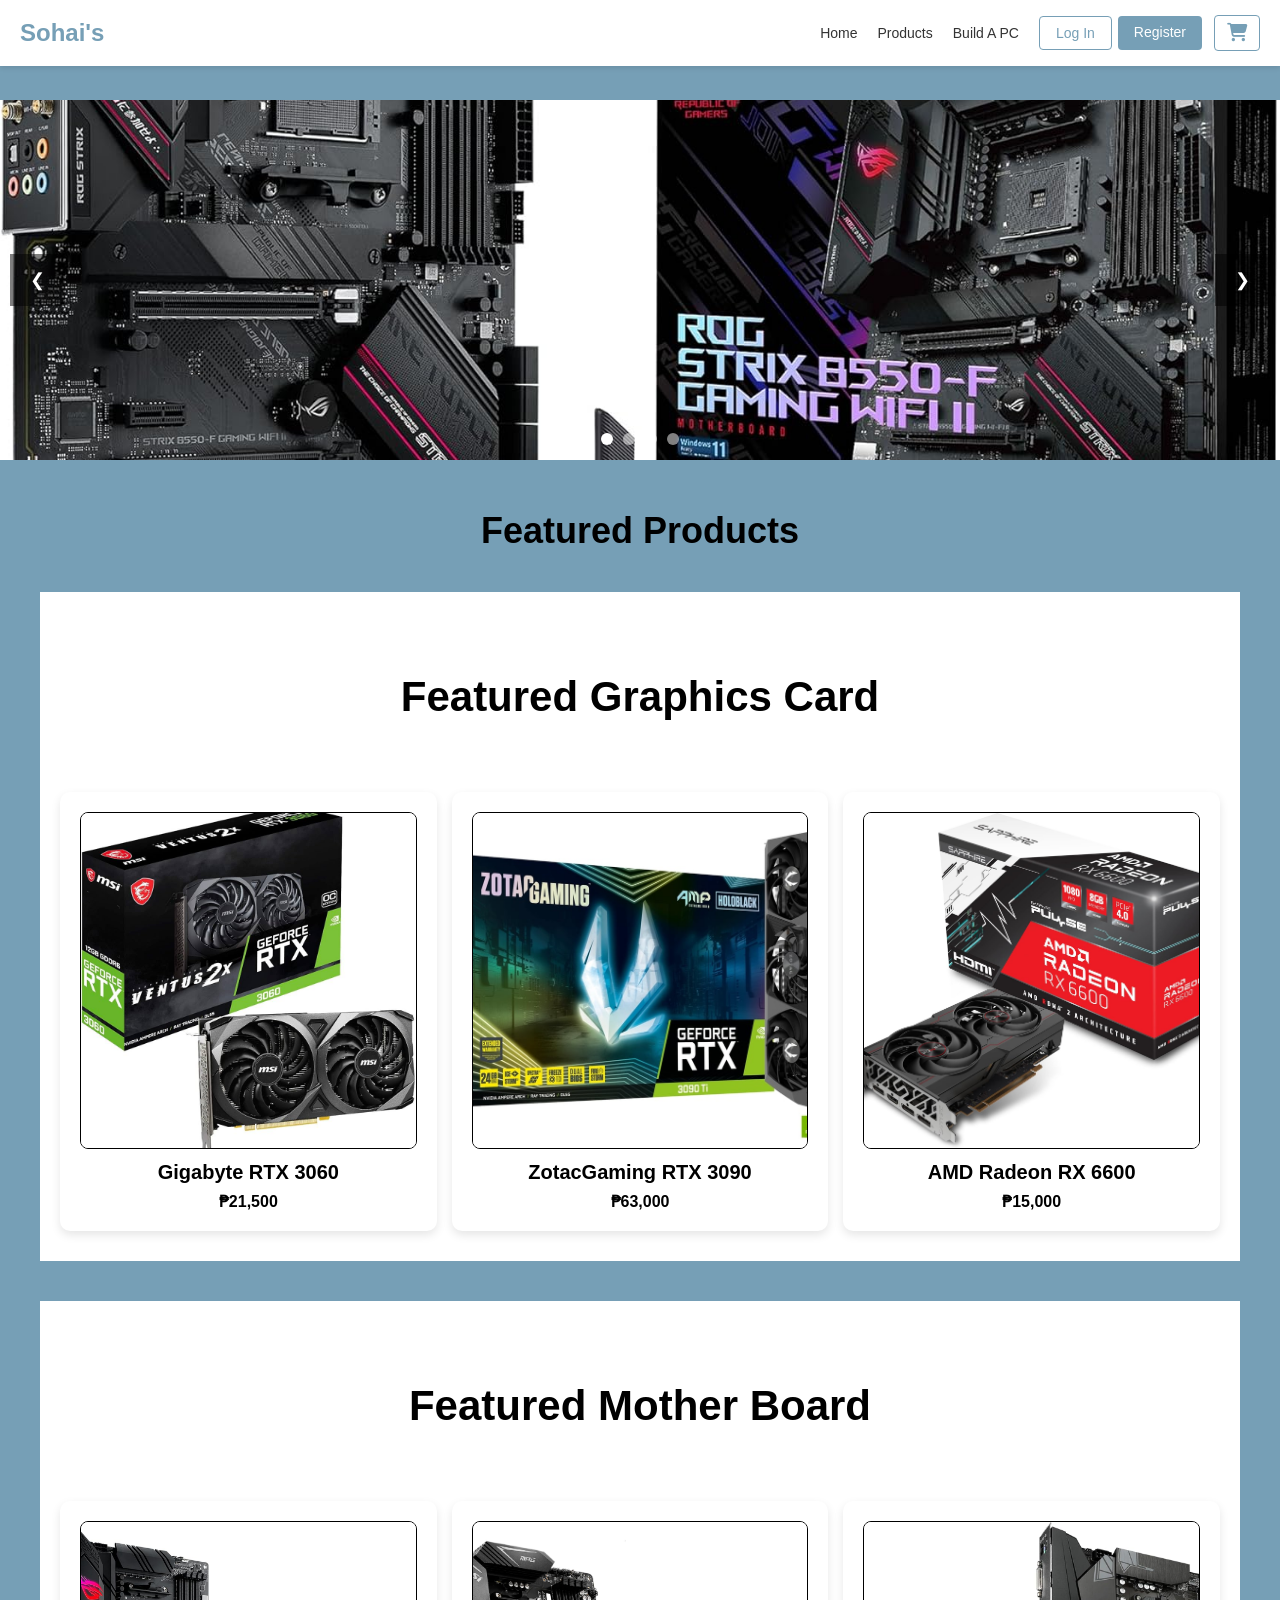
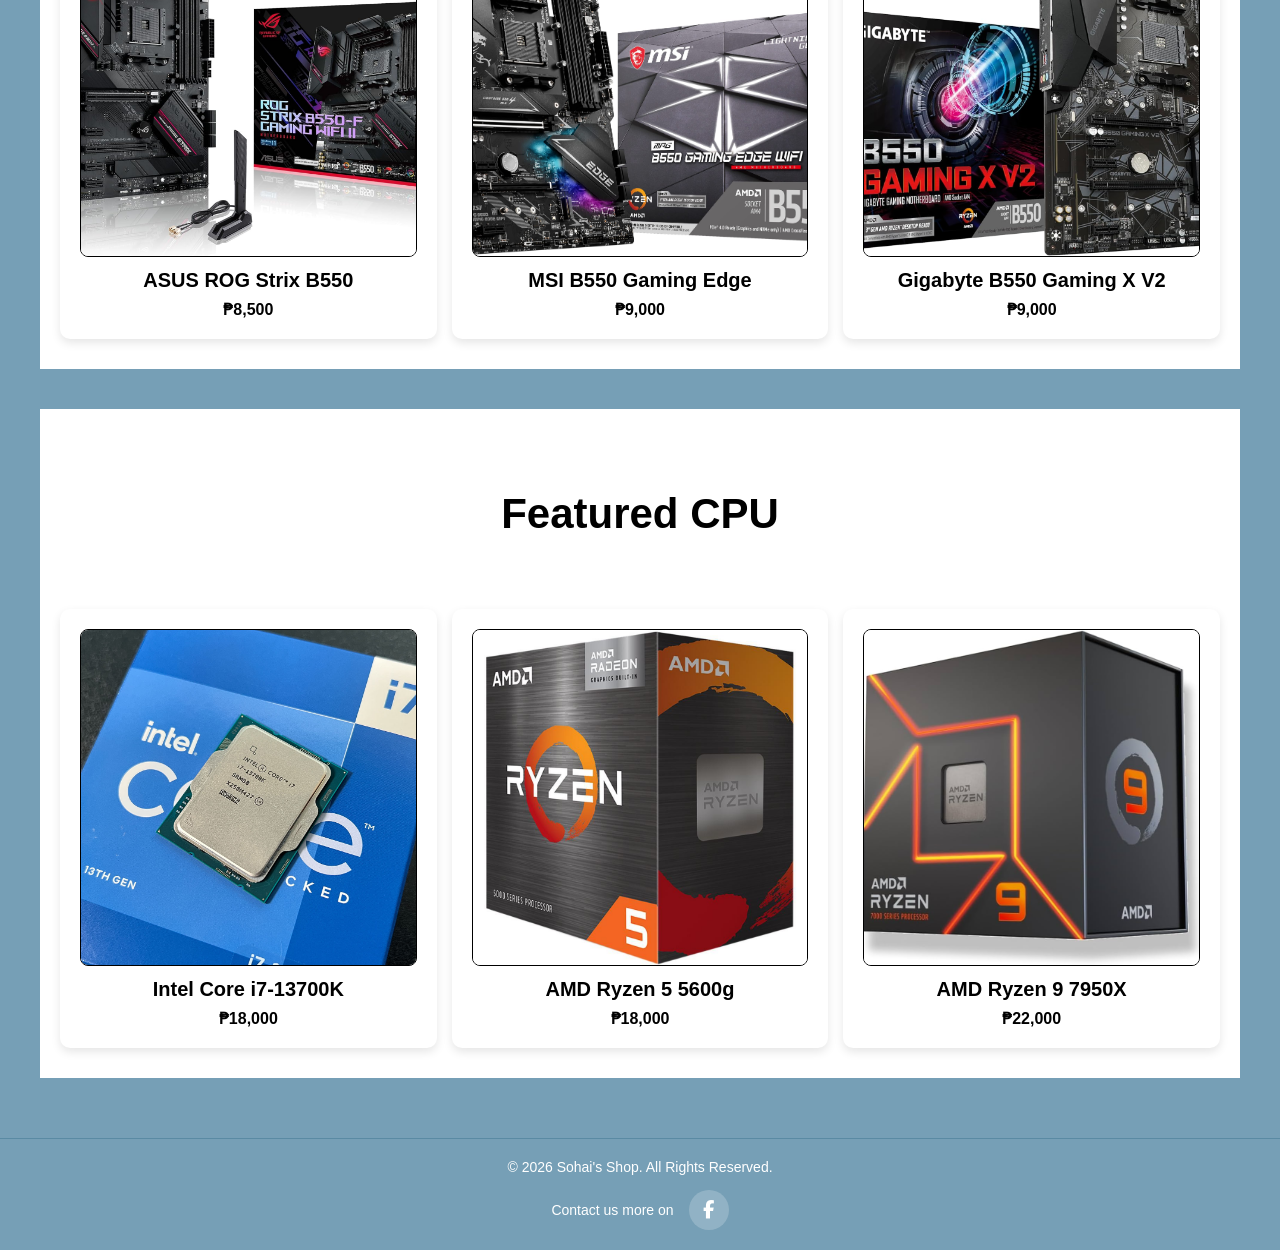
<file: index.html>
<!DOCTYPE html>
<html lang="en">

<head>
    <meta charset="UTF-8">
    <meta name="viewport" content="width=device-width, initial-scale=1.0">
    <title>Sohai's Shop</title>
    <link rel="stylesheet" href="assets/stylesheet/style.css">
    <link rel="stylesheet" href="https://cdnjs.cloudflare.com/ajax/libs/font-awesome/6.4.0/css/all.min.css">

</head>

<body>
    <div id="header-container"></div>

    <div class="carousel-container">
        <div class="carousel-slide">
            <div class="carousel-item active">
                <img src="assets/images/ASUS ROG Strix B550.jpg" alt="Slide 1">
            </div>
            <div class="carousel-item">
                <img src="assets/images/Gigabyte B550.jpg" alt="Slide 2">
            </div>
            <div class="carousel-item">
                <img src="assets/images/MSI B550 Gaming Edge.jpg" alt="Slide 3">
            </div>
            <div class="carousel-item">
                <img src="assets/images/Intel Core i7-13700K.jpg" alt="Slide 4">
            </div>
        </div>
        <button class="carousel-btn prev">❮</button>
        <button class="carousel-btn next">❯</button>
        <div class="carousel-dots">
            <span class="dot active" data-index="0"></span>
            <span class="dot" data-index="1"></span>
            <span class="dot" data-index="2"></span>
            <span class="dot" data-index="3"></span>
        </div>
    </div>
    <div class="featured-section">
        <h1>Featured Products</h1>

        <div class="featured-graphics-section">
            <div class="graphics-header">
                <h2>Featured Graphics Card</h2>
            </div>
            <div class="graphics-products-container">
                <div class="graphics-products">
                    <div id="graphics-product-list"></div>
                </div>
            </div>
        </div>

        <div class="featured-graphics-section">
            <div class="graphics-header">
                <h2>Featured Mother Board</h2>
            </div>
            <div class="graphics-products-container">
                <div class="graphics-products">
                    <div id="motherboard-product-list"></div>
                </div>
            </div>
        </div>

        <div class="featured-graphics-section">
            <div class="graphics-header">
                <h2>Featured CPU</h2>
            </div>
            <div class="graphics-products-container">
                <div class="graphics-products">
                    <div id="cpu-product-list"></div>
                </div>
            </div>
        </div>
    </div>
    <footer class="site-footer">
        <p>&copy; 2026 Sohai's Shop. All Rights Reserved.</p>
        <div class="footer-social">
            <p class="contact-text">Contact us more on</p>
            <a href="https://www.facebook.com/sohaicomputer" target="_blank" class="social-icon facebook-icon">
                <i class="fab fa-facebook-f"></i>
            </a>
        </div>
    </footer>


    <script src="assets/script/auth.js"></script>
    <script src="assets/script/load-header.js"></script>
    <script src="assets/script/cart.js"></script>
    <script src="assets/script/carousel.js"></script>
    <script src="assets/script/card.js"></script>
</body>

</html>
</file>
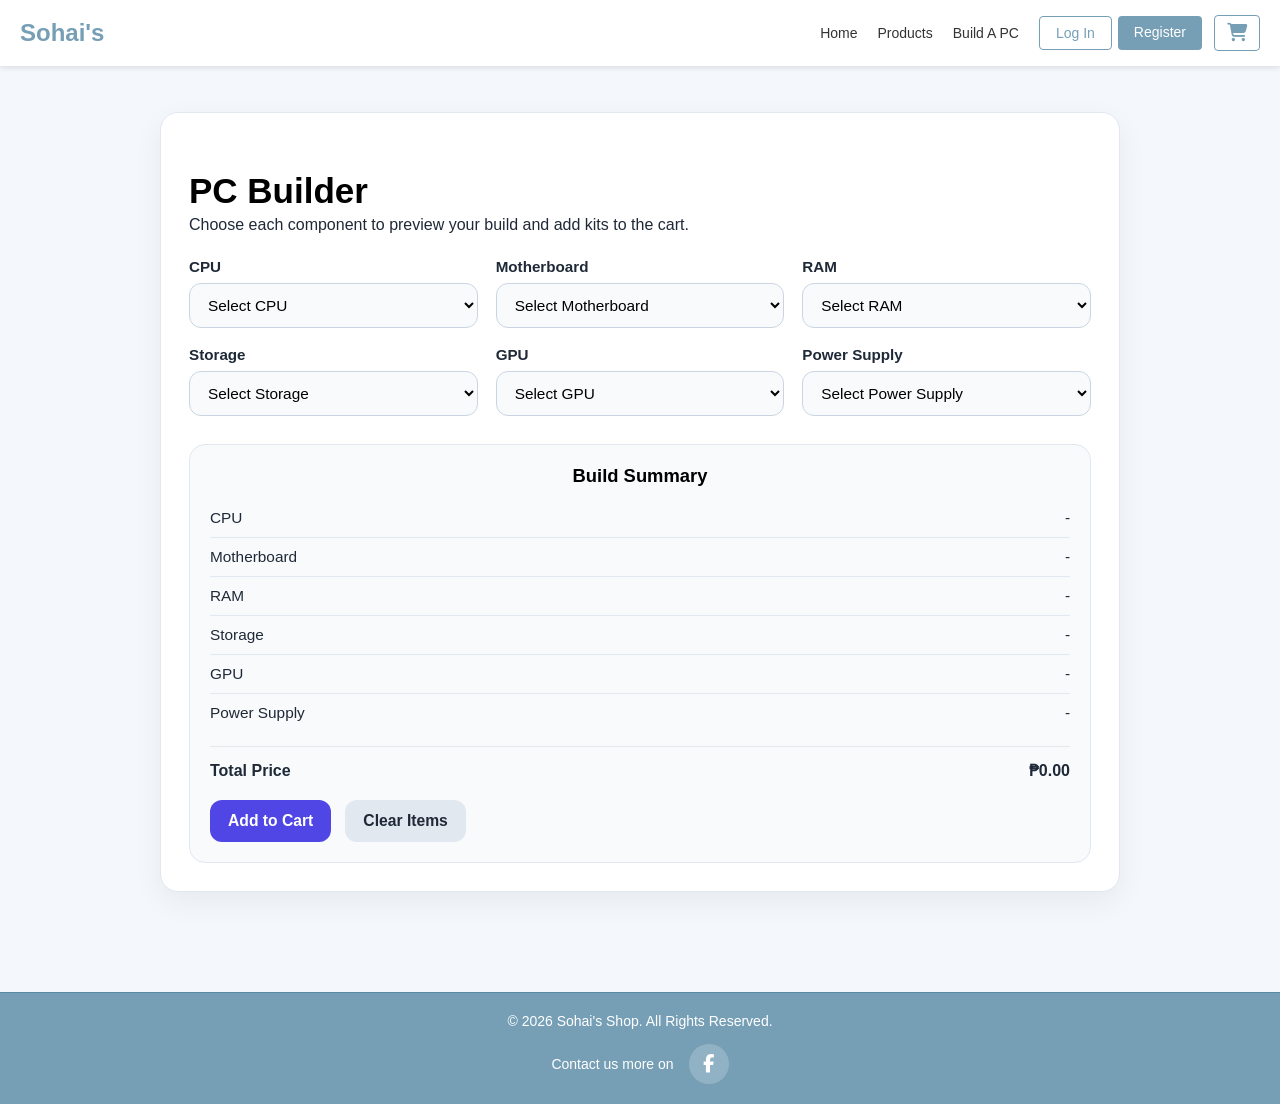
<file: pages/buildAPc.html>
<!DOCTYPE html>
<html lang="en">

<head>
    <meta charset="UTF-8">
    <meta name="viewport" content="width=device-width, initial-scale=1.0">
    <title>Build A PC</title>
    <link rel="stylesheet" href="../assets/stylesheet/style.css">
    <link rel="stylesheet" href="https://cdnjs.cloudflare.com/ajax/libs/font-awesome/6.4.0/css/all.min.css">
    <style>
        body {
            background: #f4f7fb;
            color: #1f2937;
            font-family: Inter, system-ui, -apple-system, BlinkMacSystemFont, "Segoe UI", sans-serif;
            margin: 0;
            min-height: 100vh;
            padding-top: 80px;
        }

        .page-shell {
            max-width: 1000px;
            margin: 0 auto;
            padding: 32px 20px 60px;
        }

        .builder-card {
            background: #ffffff;
            border: 1px solid #e2e8f0;
            border-radius: 18px;
            padding: 28px;
            box-shadow: 0 10px 30px rgba(15, 23, 42, 0.06);
        }

        .builder-grid {
            display: grid;
            gap: 18px;
            grid-template-columns: repeat(auto-fit, minmax(240px, 1fr));
            margin-top: 24px;
        }

        label {
            font-size: 0.95rem;
            font-weight: 600;
            display: block;
            margin-bottom: 8px;
        }

        select {
            width: 100%;
            padding: 12px 14px;
            border-radius: 12px;
            border: 1px solid #cbd5e1;
            background: #f8fafc;
            font-size: 0.96rem;
            outline: none;
        }

        select:focus {
            border-color: #7c3aed;
        }

        .summary-panel,
        .cart-panel {
            margin-top: 28px;
            padding: 20px;
            border-radius: 16px;
            background: #f8fafc;
            border: 1px solid #e2e8f0;
        }

        .summary-panel h2,
        .cart-panel h2 {
            margin-top: 0;
            margin-bottom: 12px;
            font-size: 1.15rem;
        }

        .summary-list,
        .cart-list {
            list-style: none;
            padding: 0;
            margin: 0;
        }

        .summary-list li,
        .cart-item,
        .build-row {
            display: flex;
            justify-content: space-between;
            gap: 12px;
            padding: 10px 0;
            border-bottom: 1px solid #e2e8f0;
            font-size: 0.96rem;
        }

        .summary-list li:last-child,
        .cart-item:last-child,
        .build-row:last-child {
            border-bottom: none;
        }

        .summary-total,
        .build-total {
            font-weight: 700;
            margin-top: 14px;
            display: flex;
            justify-content: space-between;
        }

        .button-row {
            display: flex;
            flex-wrap: wrap;
            gap: 14px;
            margin-top: 20px;
        }

        .button-row button {
            cursor: pointer;
            border: none;
            border-radius: 12px;
            padding: 12px 18px;
            font-size: 0.98rem;
            font-weight: 600;
        }

        .btn-primary {
            background: #4f46e5;
            color: white;
        }

        .btn-secondary {
            background: #e2e8f0;
            color: #1f2937;
        }

        .cart-panel {
            overflow: auto;
        }

        .build-card {
            background: white;
            border: 1px solid #e2e8f0;
            border-radius: 14px;
            padding: 14px 16px;
            margin-bottom: 14px;
        }

        .build-card h3 {
            margin: 0 0 12px;
            font-size: 1rem;
        }

        .build-card p {
            margin: 4px 0;
            font-size: 0.92rem;
        }

        .build-total {
            margin-top: 12px;
        }

        .empty-state {
            color: #64748b;
            padding: 16px 0;
            font-size: 0.95rem;
        }

        @media (max-width: 540px) {
            .page-shell {
                padding: 20px 16px 40px;
            }
        }
    </style>
</head>

<body>
    <div id="header-container"></div>

    <main class="page-shell">
        <div class="builder-card">
            <h1>PC Builder</h1>
            <p>Choose each component to preview your build and add kits to the cart.</p>

            <div class="builder-grid" id="component-selects"></div>

            <div class="summary-panel">
                <h2>Build Summary</h2>
                <ul class="summary-list" id="summary-list"></ul>
                <div class="summary-total">
                    <span>Total Price</span>
                    <span id="summary-total">₱0.00</span>
                </div>
                <div class="button-row">
                    <button type="button" class="btn-primary" id="add-to-cart">Add to Cart</button>
                    <button type="button" class="btn-secondary" id="clear-cart">Clear Items</button>
                </div>
            </div>
        </div>
    </main>

    <script src="../assets/script/auth.js"></script>
    <script src="../assets/script/cart.js"></script>
    <script src="../assets/script/load-header.js"></script>
    <script src="../assets/script/collections.js"></script>
    <script>
        const sharedProducts = Array.isArray(window.collectionProducts)
            ? window.collectionProducts
            : [];

        const uniqueByName = (items) =>
            [...new Map(items.map((item) => [item.name, item])).values()];

        const getSharedCategory = (category) =>
            uniqueByName(sharedProducts.filter((product) => product.category === category))
                .map(({ name, price }) => ({ name, price }));

        const components = {
            CPU: getSharedCategory('cpu').length
                ? getSharedCategory('cpu')
                : [
                    { name: 'Intel i5-12400F', price: 180 },
                    { name: 'AMD Ryzen 5 7600', price: 220 },
                    { name: 'Intel i7-12700K', price: 360 }
                ],
            Motherboard: getSharedCategory('motherboard').length
                ? getSharedCategory('motherboard')
                : [
                    { name: 'MSI B660M', price: 120 },
                    { name: 'ASUS TUF B650', price: 150 },
                    { name: 'Gigabyte Z790', price: 230 }
                ],
            RAM: [
                { name: '16GB DDR4 3200MHz', price: 60 },
                { name: '32GB DDR4 3600MHz', price: 110 },
                { name: '32GB DDR5 5200MHz', price: 170 }
            ],
            Storage: [
                { name: '500GB NVMe SSD', price: 55 },
                { name: '1TB NVMe SSD', price: 90 },
                { name: '2TB SATA SSD', price: 140 }
            ],
            GPU: getSharedCategory('graphics').length
                ? getSharedCategory('graphics')
                : [
                    { name: 'NVIDIA RTX 3060', price: 280 },
                    { name: 'AMD Radeon RX 7600', price: 270 },
                    { name: 'NVIDIA RTX 4070', price: 520 }
                ],
            'Power Supply': [
                { name: '550W Bronze PSU', price: 55 },
                { name: '650W Gold PSU', price: 80 },
                { name: '750W Gold PSU', price: 105 }
            ]
        };

        const state = {
            selections: {}
        };

        function formatMoney(value) {
            return new Intl.NumberFormat('en-PH', { style: 'currency', currency: 'PHP', minimumFractionDigits: 2 }).format(value);
        }

        function createSelectComponent(type, items) {
            const wrapper = document.createElement('div');
            const label = document.createElement('label');
            label.textContent = type;
            label.htmlFor = `select-${type.replace(/\s+/g, '-')}`;

            const select = document.createElement('select');
            select.id = `select-${type.replace(/\s+/g, '-')}`;
            select.dataset.component = type;

            const placeholderOption = document.createElement('option');
            placeholderOption.value = '';
            placeholderOption.textContent = `Select ${type}`;
            select.appendChild(placeholderOption);

            items.forEach(item => {
                const option = document.createElement('option');
                option.value = item.name;
                option.textContent = `${item.name} — ${formatMoney(item.price)}`;
                option.dataset.price = item.price;
                select.appendChild(option);
            });

            select.addEventListener('change', updateSummary);
            wrapper.appendChild(label);
            wrapper.appendChild(select);
            return wrapper;
        }

        function getSelectedParts() {
            return Object.keys(components).map(type => {
                const select = document.querySelector(`#select-${type.replace(/\s+/g, '-')}`);
                const value = select?.value || '';
                const price = parseFloat(select?.selectedOptions?.[0]?.dataset?.price || '0');
                return { type, name: value || 'Not selected', price: value ? price : 0 };
            });
        }

        function updateSummary() {
            const summaryList = document.getElementById('summary-list');
            const selected = getSelectedParts();
            state.selections = selected.reduce((acc, part) => {
                acc[part.type] = part;
                return acc;
            }, {});

            summaryList.innerHTML = '';
            let total = 0;

            selected.forEach(part => {
                const item = document.createElement('li');
                item.innerHTML = `<span>${part.type}</span><span>${part.name === 'Not selected' ? '-' : formatMoney(part.price)}</span>`;
                summaryList.appendChild(item);
                total += part.price;
            });

            document.getElementById('summary-total').textContent = formatMoney(total);
        }

        function addToHeaderCart(parts) {
            if (typeof cart !== 'undefined' && cart && typeof cart.addToCart === 'function') {
                parts.forEach(part => {
                    if (part.price > 0 && part.name !== 'Not selected') {
                        cart.addToCart({ name: `${part.type}: ${part.name}`, price: part.price, currency: '₱' }, 1);
                    }
                });
            }
        }

        function addToCart() {
            const selected = getSelectedParts();
            const hasSelection = selected.some(part => part.name !== 'Not selected');
            if (!hasSelection) {
                alert('Please select at least one component before adding to cart.');
                return;
            }

            addToHeaderCart(selected);
        }

        function clearSelected() {
            Object.keys(components).forEach(type => {
                const select = document.querySelector(`#select-${type.replace(/\s+/g, '-')}`);
                if (select) {
                    select.value = '';
                }
            });
            updateSummary();
        }

        document.addEventListener('DOMContentLoaded', () => {
            const container = document.getElementById('component-selects');

            Object.entries(components).forEach(([type, items]) => {
                container.appendChild(createSelectComponent(type, items));
            });

            document.getElementById('add-to-cart').addEventListener('click', addToCart);
            document.getElementById('clear-cart').addEventListener('click', clearSelected);
            updateSummary();
        });
    </script>

    <footer class="site-footer">
        <p>&copy; 2026 Sohai's Shop. All Rights Reserved.</p>
        <div class="footer-social">
            <p class="contact-text">Contact us more on</p>
            <a href="https://www.facebook.com/sohaicomputer" target="_blank" class="social-icon facebook-icon">
                <i class="fab fa-facebook-f"></i>
            </a>
        </div>
    </footer>

</body>

</html>
</file>
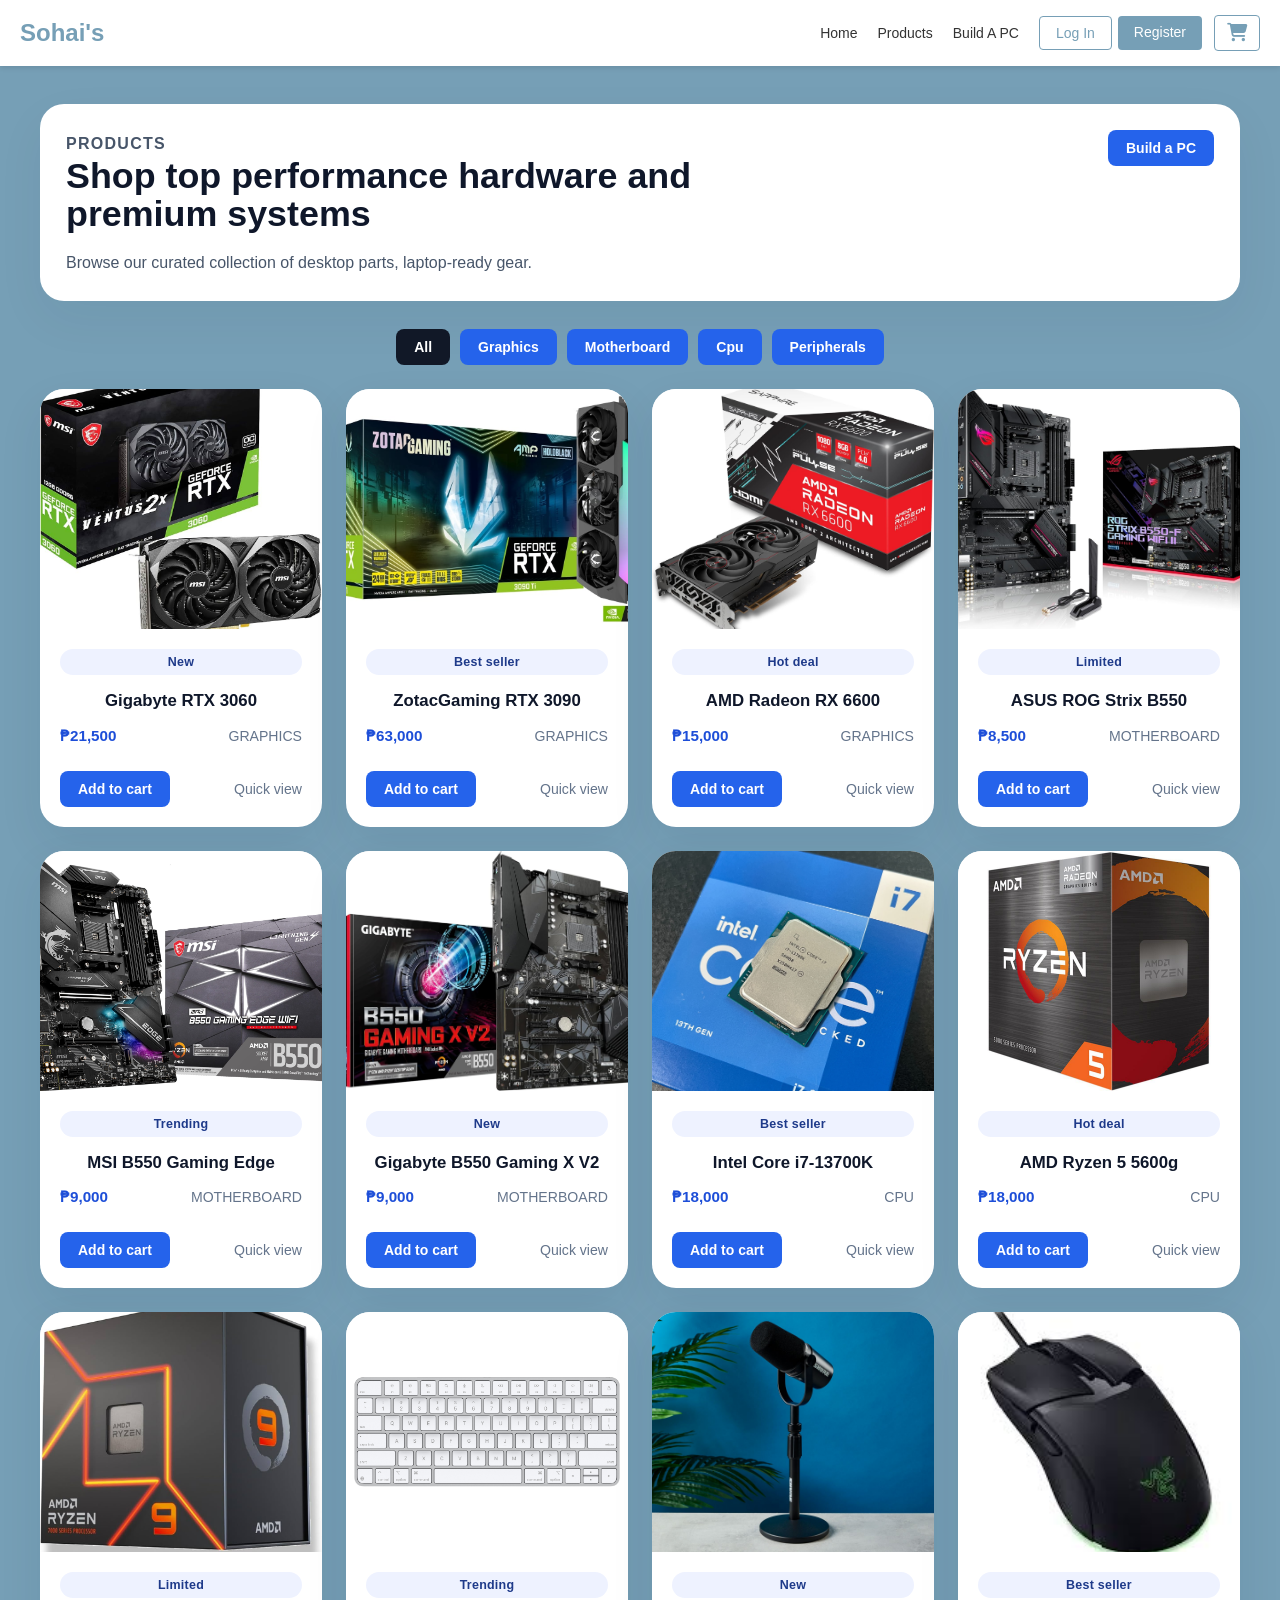
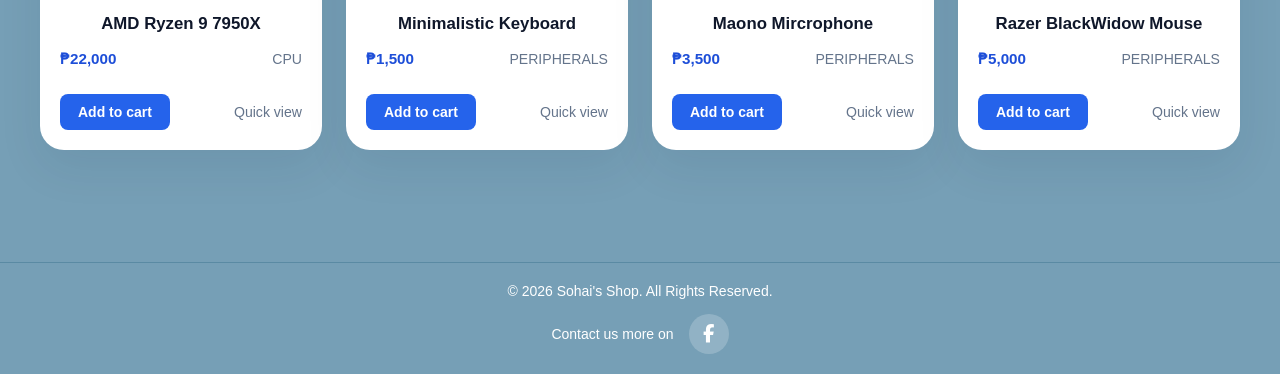
<file: pages/pc-mac.html>
<!DOCTYPE html>
<html lang="en">

<head>
    <meta charset="UTF-8">
    <meta name="viewport" content="width=device-width, initial-scale=1.0">
    <title>PC / Mac Collection</title>
    <link rel="stylesheet" href="../assets/stylesheet/style.css">
    <link rel="stylesheet" href="https://cdnjs.cloudflare.com/ajax/libs/font-awesome/6.4.0/css/all.min.css">
</head>

<body>
    <div id="header-container"></div>

    <main class="collection-page-shell">
        <section class="collection-hero">
            <div class="collection-hero-copy">
                <p class="collection-eyebrow">Products</p>
                <h1>Shop top performance hardware and premium systems</h1>
                <p>Browse our curated collection of desktop parts, laptop-ready gear.</p>
            </div>
            <div class="collection-hero-actions">
                <a class="btn-primary" href="buildAPc.html">Build a PC</a>
            </div>
        </section>

        <section class="collection-controls">
            <div class="collection-filters" id="collection-filters"></div>
        </section>

        <section class="collection-grid" id="collection-grid"></section>
    </main>

    <footer class="site-footer">
        <p>&copy; 2026 Sohai's Shop. All Rights Reserved.</p>
        <div class="footer-social">
            <p class="contact-text">Contact us more on</p>
            <a href="https://www.facebook.com/sohaicomputer" target="_blank" class="social-icon facebook-icon">
                <i class="fab fa-facebook-f"></i>
            </a>
        </div>
    </footer>

    <script src="../assets/script/auth.js"></script>
    <script src="../assets/script/cart.js"></script>
    <script src="../assets/script/load-header.js"></script>
    <script src="../assets/script/collections.js"></script>
</body>

</html>
</file>
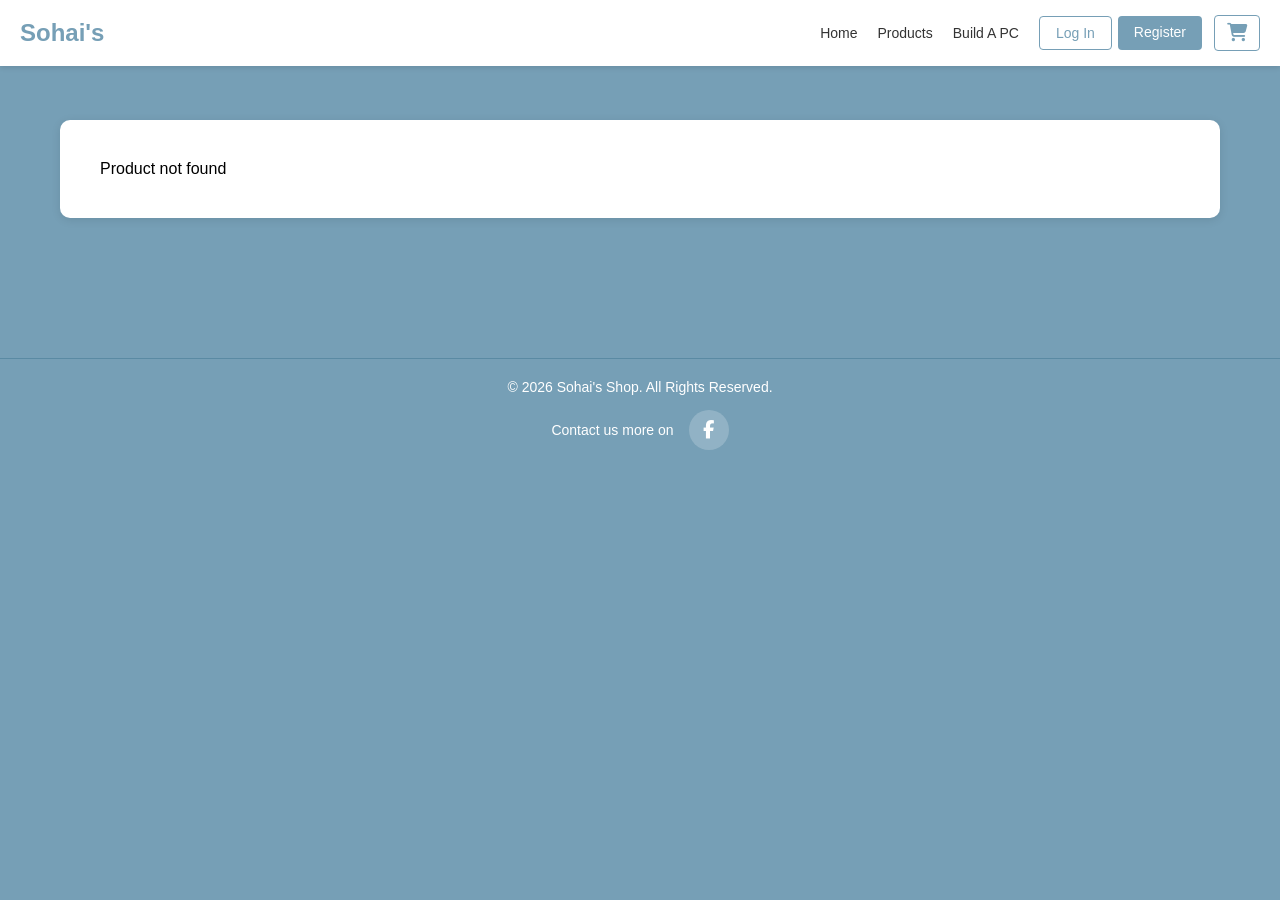
<file: pages/product.html>
<!DOCTYPE html>
<html lang="en">

<head>
  <meta charset="UTF-8">
  <meta name="viewport" content="width=device-width, initial-scale=1.0">
  <title>Product Detail</title>
  <link rel="stylesheet" href="../assets/stylesheet/product.css">
  <link rel="stylesheet" href="../assets/stylesheet/style.css">
  <link rel="stylesheet" href="https://cdnjs.cloudflare.com/ajax/libs/font-awesome/6.4.0/css/all.min.css">
</head>

<body>
  <!-- Header will be loaded dynamically -->
  <div id="header-container"></div>

  <div class="product-container">
    <div class="product-content">
      <!-- Product Image Section -->
      <div class="product-image-section">
        <div class="main-image">
          <img id="main-image" src="" alt="Product Image">
        </div>
      </div>

      <!-- Product Details Section -->
      <div class="product-details-section">
        <h1 id="product-name" class="product-name"></h1>

        <div class="rating">
          <span class="stars">★★★★★</span>
          <span class="review-count">(0 reviews)</span>
        </div>

        <div class="price-section">
          <span class="price" id="product-price"></span>
          <span class="status">In Stock</span>
        </div>

        <p class="description" id="product-description">High-quality product with premium features and excellent
          performance.</p>

        <div class="specifications">
          <h3>Specifications</h3>
          <ul id="specs-list">
            <li>Premium Quality</li>
            <li>Durable Design</li>
            <li>Professional Grade</li>
          </ul>
        </div>

        <div class="quantity-section">
          <label for="quantity">Quantity:</label>
          <div class="quantity-selector">
            <button class="qty-btn" id="qty-minus">−</button>
            <input type="number" id="quantity" value="1" min="1" max="10">
            <button class="qty-btn" id="qty-plus">+</button>
          </div>
        </div>

        <div class="action-buttons">
          <button class="btn-add-cart"><i class="fas fa-shopping-cart"></i> Add to Cart</button>
          <button class="btn-wishlist"><i class="fas fa-heart"></i></button>
        </div>
      </div>
    </div>
  </div>

  <!-- Footer -->
  <footer class="site-footer">
    <p>&copy; 2026 Sohai's Shop. All Rights Reserved.</p>
    <div class="footer-social">
      <p class="contact-text">Contact us more on</p>
      <a href="https://www.facebook.com/sohaicomputer" target="_blank" class="social-icon facebook-icon">
        <i class="fab fa-facebook-f"></i>
      </a>
    </div>
  </footer>

  <script src="../assets/script/collections.js"></script>
  <script src="../assets/script/auth.js"></script>
  <script src="../assets/script/cart.js"></script>
  <script src="../assets/script/load-header.js"></script>
  <script src="../assets/script/product.js"></script>
</body>

</html>
</file>
<file: assets/stylesheet/style.css>
:root {
    --primary-color: ;
    --secondary-color: #E2DBBE;
    --third-color: #769FB6;

    --product-card-color: #ffff;
    --product-card-nameColor: #000000;
    --product-card-priceColor: #000000;

    --product-name-size: ;
    --product-price-size: ;
    --product-description-size: ;

    --card-background-color: #fff;
}

* {
    margin: 0;
    padding: 0;
    box-sizing: border-box;
    font-family: Arial, sans-serif;
}

body {
    background-color: var(--third-color);
    padding: 0;
    margin: 0;
    padding-top: 80px;
}

/* Header Styles */
.site-header {
    background-color: #fff;
    box-shadow: 0 2px 5px rgba(0, 0, 0, 0.1);
    position: fixed;
    top: 0;
    left: 0;
    right: 0;
    z-index: 1000;
}

.header-container {
    width: 100%;
    padding: 15px 20px;
    display: flex;
    align-items: center;
    gap: 20px;
    flex-wrap: wrap;
    justify-content: space-between;
}

.logo {
    text-decoration: none;
    flex-shrink: 0;
    margin-right: 10px;
}

.logo-text {
    font-size: 24px;
    font-weight: bold;
    color: var(--third-color, #769FB6);
}

/* Carousel Styles */
.carousel-container {
    position: relative;
    width: 100%;
    height: 40vh;
    min-height: 150px;
    max-height: 500px;
    overflow: hidden;
    margin-top: 20px;
}

.carousel-slide {
    width: 100%;
    height: 100%;
}

.carousel-item {
    position: absolute;
    top: 0;
    left: 0;
    width: 100%;
    height: 100%;
    opacity: 0;
    transition: opacity 0.5s ease-in-out;
}

.carousel-item.active {
    opacity: 1;
}

.carousel-item img {
    width: 100%;
    height: 100%;
    object-fit: cover;
}

.carousel-btn {
    position: absolute;
    top: 50%;
    transform: translateY(-50%);
    background: rgba(0, 0, 0, 0.5);
    color: #fff;
    border: none;
    padding: 15px 20px;
    cursor: pointer;
    font-size: 18px;
    z-index: 10;
    transition: background 0.3s;
}

.carousel-btn:hover {
    background: rgba(0, 0, 0, 0.8);
}

.carousel-btn.prev {
    left: 10px;

}

.carousel-btn.next {
    right: 10px;
}

.carousel-dots {
    position: absolute;
    bottom: 15px;
    left: 50%;
    transform: translateX(-50%);
    display: flex;
    gap: 10px;
}

.dot {
    width: 12px;
    height: 12px;
    border-radius: 50%;
    background: rgba(255, 255, 255, 0.5);
    cursor: pointer;
    transition: background 0.3s;
}

.dot.active {
    background: #fff;
}

.dot:hover {
    background: rgba(255, 255, 255, 0.8);
}

/* Search Bar */
.search-bar {
    display: none;
    align-items: center;
    width: 100%;
    max-width: 550px;
    margin: 0 auto;
    order: 3;
    flex-basis: 100%;
}

.search-input {
    flex: 1;
    padding: 10px 15px;
    border: 1px solid #ddd;
    border-radius: 4px 0 0 4px;
    font-size: 14px;
    outline: none;
}

.search-input:focus {
    border-color: var(--third-color, #769FB6);
}

.search-btn {
    padding: 10px 15px;
    background-color: var(--third-color, #769FB6);
    border: 1px solid var(--third-color, #769FB6);
    border-radius: 0 4px 4px 0;
    cursor: pointer;
    font-size: 14px;
}

.search-btn:hover {
    background-color: #5a8aa3;
}

.main-nav {
    display: flex;
    align-items: center;
    flex-shrink: 0;
    margin-left: auto;
    flex-wrap: nowrap;
    gap: 20px;
}

.nav-list {
    list-style: none;
    display: flex;
    gap: 20px;
    flex-wrap: wrap;
}

.nav-list li a {
    text-decoration: none;
    color: #333;
    font-size: 14px;
    transition: color 0.3s ease;
    white-space: nowrap;
}

.nav-list li a:hover {
    color: var(--third-color, #769FB6);
}

/* Auth Buttons */
.auth-buttons {
    display: flex;
    gap: 6px;
    margin-left: 0;
}

.btn-login,
.btn-register {
    padding: 8px 16px;
    border-radius: 4px;
    text-decoration: none;
    font-size: 14px;
    transition: all 0.3s ease;
}

.btn-login {
    color: var(--third-color, #769FB6);
    border: 1px solid var(--third-color, #769FB6);
}

.btn-login:hover {
    background-color: var(--third-color, #769FB6);
    color: #fff;
}

.btn-register {
    background-color: var(--third-color, #769FB6);
    color: #fff;
}

.btn-register:hover {
    background-color: #5a8aa3;
}

.btn-admin-dashboard {
    display: flex;
    align-items: center;
    gap: 6px;
    padding: 8px 16px;
    border-radius: 4px;
    text-decoration: none;
    font-size: 14px;
    transition: all 0.3s ease;
    background-color: #2563eb;
    color: #fff;
    border: 1px solid #2563eb;
}

.btn-admin-dashboard:hover {
    background-color: #1e40af;
    border-color: #1e40af;
    box-shadow: 0 2px 8px rgba(37, 99, 235, 0.3);
}

.btn-admin-dashboard i {
    font-size: 16px;
}

/* Cart Button Styles */
.header-right-section {
    display: flex;
    align-items: center;
    gap: 12px;
    margin-left: auto;
}

.cart-button {
    position: relative;
    background: none;
    border: 1px solid var(--third-color, #769FB6);
    color: var(--third-color, #769FB6);
    font-size: 18px;
    padding: 8px 12px;
    cursor: pointer;
    border-radius: 4px;
    transition: all 0.3s ease;
    display: flex;
    align-items: center;
    gap: 5px;
}

.cart-button:hover {
    background-color: var(--third-color, #769FB6);
    color: #fff;
}

.cart-badge {
    position: absolute;
    top: -8px;
    right: -8px;
    background-color: #e74c3c;
    color: white;
    border-radius: 50%;
    width: 20px;
    height: 20px;
    display: flex;
    align-items: center;
    justify-content: center;
    font-size: 12px;
    font-weight: bold;
}

/* Collection Page Styles */
.collection-page-shell {
    max-width: 1240px;
    margin: 0 auto;
    padding: 24px 20px 72px;
}

.collection-hero {
    display: flex;
    align-items: flex-start;
    justify-content: space-between;
    gap: 20px;
    margin-bottom: 28px;
    padding: 26px 26px 24px;
    background-color: #fff;
    border-radius: 24px;
    box-shadow: 0 18px 50px rgba(12, 35, 64, 0.05);
}

.collection-hero-copy {
    max-width: 760px;
}

.collection-eyebrow {
    margin-bottom: 12px;
    font-size: 0.88rem;
    font-weight: 700;
    color: #4f46e5;
    letter-spacing: 0.08em;
    text-transform: uppercase;
}

.collection-hero h1 {
    margin: 0 0 16px;
    font-size: clamp(2rem, 2.8vw, 3.4rem);
    line-height: 1.05;
    color: #0f172a;
}

.collection-hero p {
    margin: 0;
    color: #475569;
    font-size: 1rem;
    line-height: 1.75;
}

.collection-hero-actions {
    display: flex;
    flex-wrap: wrap;
    gap: 14px;
    align-items: center;
}

.btn-primary,
.btn-secondary {
    display: inline-flex;
    align-items: center;
    justify-content: center;
    gap: 8px;
    border-radius: 999px;
    padding: 12px 20px;
    font-size: 0.95rem;
    font-weight: 700;
    text-decoration: none;
    transition: background-color 0.2s ease, transform 0.2s ease;
}

.btn-primary {
    background-color: var(--third-color, #769FB6);
    color: #ffffff;
}

.btn-primary:hover {
    background-color: #5a8aa3;
}

.btn-secondary {
    background-color: #f1f5f9;
    color: #0f172a;
}

.btn-secondary:hover {
    background-color: #e2e8f0;
}

.collection-grid {
    display: grid;
    gap: 24px;
    grid-template-columns: repeat(auto-fit, minmax(260px, 1fr));
}

.collection-controls {
    margin: 24px 0;
    display: flex;
    justify-content: center;
}

.collection-filters {
    display: flex;
    flex-wrap: wrap;
    gap: 10px;
    justify-content: center;
}

.collection-filter-btn {
    border: 1px solid rgba(15, 23, 42, 0.12);
    background: #fff;
    color: #0f172a;
    padding: 10px 16px;
    border-radius: 999px;
    cursor: pointer;
    transition: background-color 0.2s ease, box-shadow 0.2s ease;
}

.collection-filter-btn.active,
.collection-filter-btn:hover {
    background-color: #1e3a8a;
    color: #fff;
    box-shadow: 0 8px 20px rgba(30, 58, 138, 0.15);
}

.collection-card {
    background-color: #fff;
    border-radius: 24px;
    overflow: hidden;
    box-shadow: 0 18px 45px rgba(12, 35, 64, 0.08);
    transition: transform 0.25s ease, box-shadow 0.25s ease;
}

.collection-card:hover {
    transform: translateY(-4px);
    box-shadow: 0 24px 60px rgba(12, 35, 64, 0.12);
}

.card-link {
    color: inherit;
    text-decoration: none;
    display: block;
    min-height: 100%;
}

.collection-card img {
    width: 100%;
    height: 240px;
    object-fit: cover;
    display: block;
}

.collection-card-body {
    padding: 20px;
    display: flex;
    flex-direction: column;
    gap: 14px;
}

.collection-card-badge {
    display: inline-flex;
    align-items: center;
    justify-content: center;
    padding: 6px 12px;
    border-radius: 999px;
    background-color: #eef2ff;
    color: #1e3a8a;
    font-size: 0.78rem;
    font-weight: 700;
    letter-spacing: 0.02em;
}

.collection-card-title {
    margin: 0;
    font-size: 1.05rem;
    line-height: 1.4;
    color: #0f172a;
}

.collection-card-meta {
    display: flex;
    justify-content: space-between;
    align-items: center;
    gap: 10px;
    font-size: 0.95rem;
    color: #475569;
}

.collection-card-price {
    color: #1d4ed8;
    font-weight: 800;
}

.product-card-actions {
    display: flex;
    align-items: center;
    justify-content: space-between;
    gap: 12px;
}

.card-button {
    border: none;
    outline: none;
    cursor: pointer;
    background-color: var(--third-color, #769FB6);
    color: #fff;
    border-radius: 999px;
    padding: 10px 16px;
    font-size: 0.95rem;
    transition: background-color 0.2s ease;
}

.card-button:hover {
    background-color: #5a8aa3;
}

.card-stats {
    color: #64748b;
    font-size: 0.88rem;
}

@media (max-width: 880px) {
    .collection-hero {
        flex-direction: column;
    }
}

@media (max-width: 520px) {
    .collection-card img {
        height: 200px;
    }
}

/* Login/Register Modal Styles */
.modal {
    display: none;
    position: fixed;
    z-index: 2000;
    left: 0;
    top: 0;
    width: 100%;
    height: 100%;
    background-color: rgba(0, 0, 0, 0.5);
    justify-content: center;
    align-items: center;
}

.modal-content {
    background-color: #fff;
    padding: 30px;
    border-radius: 8px;
    box-shadow: 0 4px 20px rgba(0, 0, 0, 0.3);
    width: 90%;
    max-width: 400px;
    animation: slideIn 0.3s ease;
}

@keyframes slideIn {
    from {
        opacity: 0;
        transform: translateY(-20px);
    }

    to {
        opacity: 1;
        transform: translateY(0);
    }
}

.modal-header {
    display: flex;
    justify-content: space-between;
    align-items: center;
    margin-bottom: 20px;
    border-bottom: 1px solid #eee;
    padding-bottom: 15px;
}

.modal-header h2 {
    margin: 0;
    font-size: 24px;
    color: #333;
}

.close-modal {
    background: none;
    border: none;
    font-size: 28px;
    cursor: pointer;
    color: #999;
    transition: color 0.3s ease;
}

.close-modal:hover {
    color: #333;
}

.auth-form {
    display: flex;
    flex-direction: column;
    gap: 15px;
}

.form-group {
    display: flex;
    flex-direction: column;
}

.form-group label {
    margin-bottom: 5px;
    color: #333;
    font-weight: 600;
    font-size: 14px;
}

.form-group input {
    padding: 10px 12px;
    border: 1px solid #ddd;
    border-radius: 4px;
    font-size: 14px;
    transition: border-color 0.3s ease;
}

.form-group input:focus {
    outline: none;
    border-color: var(--third-color, #769FB6);
}

.cart-dropdown-footer {
    padding: 15px;
    border-top: 1px solid #eee;
    background: #fafafa;
    display: flex;
    flex-direction: column;
    gap: 12px;
}

.cart-footer-total {
    display: flex;
    justify-content: space-between;
    align-items: center;
    font-weight: 700;
    color: #333;
}

.cart-checkout-btn {
    width: 100%;
    padding: 12px 16px;
    border: none;
    border-radius: 6px;
    background-color: #3b82f6;
    color: #fff;
    font-weight: 700;
    cursor: pointer;
    transition: background-color 0.3s ease, transform 0.2s ease;
}

.cart-checkout-btn:hover {
    background-color: #2563eb;
    transform: translateY(-1px);
}

.checkout-modal-content {
    position: relative;
    width: min(580px, 90%);
    max-width: 620px;
    max-height: 90vh;
    overflow-y: auto;
    background: #fff;
    border-radius: 12px;
    padding: 24px;
}

/* Custom scrollbar styling */
.checkout-modal-content::-webkit-scrollbar {
    width: 8px;
}

.checkout-modal-content::-webkit-scrollbar-track {
    background: #f5f5f5;
    border-radius: 4px;
}

.checkout-modal-content::-webkit-scrollbar-thumb {
    background: #999;
    border-radius: 4px;
}

.checkout-modal-content::-webkit-scrollbar-thumb:hover {
    background: #666;
}

.checkout-body {
    display: grid;
    gap: 18px;
}

.checkout-summary {
    background: #f9f9f9;
    border: 1px solid #e0e0e0;
    border-radius: 8px;
    padding: 16px;
}

.checkout-summary h3 {
    margin: 0 0 14px;
    font-size: 18px;
    color: #333;
}

.checkout-items-list {
    display: grid;
    gap: 12px;
    margin-bottom: 16px;
}

.checkout-item {
    display: grid;
    grid-template-columns: auto 1fr auto;
    gap: 12px;
    align-items: center;
    padding: 12px;
    border: 1px solid #e0e0e0;
    border-radius: 6px;
    background: #fff;
}

.checkout-item img {
    width: 52px;
    height: 52px;
    object-fit: cover;
    border-radius: 10px;
}

.checkout-item .item-name {
    margin: 0;
    font-size: 14px;
    font-weight: 700;
}

.checkout-item .item-price,
.checkout-item .item-total {
    margin: 2px 0 0;
    font-size: 13px;
    color: #555;
}

.summary-total {
    display: flex;
    justify-content: space-between;
    align-items: center;
    font-weight: 700;
    border-top: 1px solid #e5e7eb;
    padding-top: 14px;
}

.payment-methods-group h3 {
    margin: 0 0 10px;
    font-size: 16px;
    color: #333;
}

.payment-methods {
    display: grid;
    grid-template-columns: repeat(2, minmax(0, 1fr));
    gap: 10px;
}

.payment-card {
    display: flex;
    align-items: center;
    gap: 10px;
    padding: 12px;
    border: 2px solid #e0e0e0;
    border-radius: 8px;
    background: #fff;
    cursor: pointer;
    transition: border-color 0.2s ease;
    position: relative;
}

.payment-card:hover {
    border-color: #999;
}

.payment-card.selected {
    border-color: #3b82f6;
    background: #fff;
}

.payment-card input {
    position: absolute;
    opacity: 0;
    pointer-events: none;
}

.payment-icon {
    width: 34px;
    height: 34px;
    display: inline-flex;
    align-items: center;
    justify-content: center;
    border-radius: 10px;
    font-weight: 700;
    color: white;
    font-size: 0.9rem;
}

.payment-icon.visa {
    background: #2563eb;
}

.payment-icon.mastercard {
    background: #f97316;
}

.payment-icon.gcash {
    background: #16a34a;
}

.payment-icon.paypal {
    background: #0ea5e9;
}

.checkout-form {
    display: grid;
    gap: 16px;
}

.field-group {
    display: grid;
    gap: 8px;
}

.field-group label {
    color: #333;
    font-weight: 600;
}

.field-group input {
    width: 100%;
    padding: 10px 12px;
    border-radius: 6px;
    border: 1px solid #d0d0d0;
    background: #fff;
    font-size: 14px;
}

.field-group input:focus {
    outline: none;
    border-color: #3b82f6;
}

.split-row {
    display: grid;
    grid-template-columns: 1fr 1fr;
    gap: 16px;
}

.error-message {
    color: #d13f3f;
    font-size: 13px;
    min-height: 18px;
}

.pay-now-btn {
    width: 100%;
    padding: 12px;
    border: none;
    border-radius: 6px;
    background-color: #3b82f6;
    color: white;
    font-weight: 700;
    cursor: pointer;
    transition: background-color 0.2s ease;
}

.pay-now-btn:hover {
    background-color: #2563eb;
}

.checkout-loading {
    position: absolute;
    inset: 0;
    background: rgba(255, 255, 255, 0.92);
    display: grid;
    place-items: center;
    gap: 16px;
    z-index: 10;
    border-radius: 8px;
}

.hidden {
    display: none !important;
}

.checkout-loading.hidden {
    display: none;
}

.checkout-loading .loader {
    width: 54px;
    height: 54px;
    border: 6px solid rgba(59, 130, 246, 0.2);
    border-top-color: #3b82f6;
    border-radius: 50%;
    animation: spin 1s linear infinite;
}

.receipt-card {
    padding: 20px;
    border-radius: 8px;
    background: #f9f9f9;
    text-align: center;
    border: 1px solid #e0e0e0;
}

.receipt-card h3 {
    margin-top: 0;
    color: #333;
    font-size: 18px;
}

.receipt-details {
    margin: 16px 0;
    text-align: left;
    color: #555;
    font-size: 14px;
}

.receipt-line {
    margin: 6px 0;
}

.receipt-close-btn {
    padding: 10px 16px;
    border: none;
    border-radius: 6px;
    background-color: #3b82f6;
    color: white;
    font-weight: 600;
    cursor: pointer;
    transition: background-color 0.2s ease;
}

.receipt-close-btn:hover {
    background-color: #2563eb;
}

@media (max-width: 640px) {
    .checkout-modal-content {
        width: 100%;
        margin: 0 12px;
        max-height: 85vh;
        padding: 16px;
    }

    .checkout-body {
        gap: 14px;
    }

    .checkout-item {
        grid-template-columns: 1fr;
        text-align: left;
    }

    .split-row {
        grid-template-columns: 1fr;
    }

    .payment-methods {
        grid-template-columns: 1fr;
    }

    .checkout-summary {
        padding: 12px;
    }

    .field-group input {
        padding: 8px 10px;
        font-size: 13px;
    }
}

.btn-submit {
    padding: 12px;
    background-color: var(--third-color, #769FB6);
    color: white;
    border: none;
    border-radius: 4px;
    font-size: 16px;
    font-weight: 600;
    cursor: pointer;
    transition: background-color 0.3s ease;
}

.btn-submit:hover {
    background-color: #5a8aa3;
}

.toggle-text {
    text-align: center;
    font-size: 14px;
    color: #666;
    margin-top: 10px;
}

.toggle-text a {
    color: var(--third-color, #769FB6);
    text-decoration: none;
    font-weight: 600;
    cursor: pointer;
}

.toggle-text a:hover {
    text-decoration: underline;
}

.btn-logout {
    padding: 8px 16px;
    background-color: #e74c3c;
    color: #fff;
    border: none;
    border-radius: 4px;
    text-decoration: none;
    font-size: 14px;
    cursor: pointer;
    transition: all 0.3s ease;
}

.btn-logout:hover {
    background-color: #c0392b;
}

/* User Button Styles */
.btn-user {
    padding: 8px 16px;
    background-color: var(--third-color, #769FB6);
    color: #fff;
    border: none;
    border-radius: 4px;
    text-decoration: none;
    font-size: 14px;
    cursor: pointer;
    transition: all 0.3s ease;
}

.btn-user:hover {
    background-color: #5a8aa3;
}

.profile-modal-content {
    max-width: 360px;
    padding: 24px 22px;
}

.profile-body {
    display: flex;
    flex-direction: column;
    gap: 14px;
}

.profile-summary {
    display: flex;
    gap: 14px;
    align-items: center;
}

.profile-avatar {
    width: 54px;
    height: 54px;
    border-radius: 50%;
    background-color: var(--third-color, #769FB6);
    color: #fff;
    display: grid;
    place-items: center;
    font-size: 22px;
    font-weight: 700;
}

.profile-details {
    display: grid;
    gap: 10px;
}

.profile-row {
    display: flex;
    justify-content: space-between;
    gap: 12px;
    align-items: center;
}

.profile-row-label {
    color: #888;
    font-size: 12px;
    text-transform: uppercase;
    letter-spacing: 0.08em;
}

.profile-row-value {
    color: #111;
    font-size: 15px;
    font-weight: 700;
    text-align: right;
    word-break: break-all;
}

.recent-purchases {
    padding-top: 10px;
}

.recent-purchases h3 {
    margin: 0 0 10px;
    font-size: 15px;
    color: #444;
    font-weight: 700;
}

.purchases-list {
    display: flex;
    flex-direction: column;
    gap: 8px;
}

.purchase-item {
    display: flex;
    justify-content: space-between;
    align-items: center;
    padding: 10px 0;
    border-bottom: 1px solid #eee;
    gap: 12px;
    background: transparent;
}

.purchase-item:last-child {
    border-bottom: none;
}

.purchase-item .item-name {
    font-weight: 700;
    color: #111;
    margin: 0 0 4px;
    font-size: 14px;
}

.purchase-item .item-meta {
    font-size: 12px;
    color: #777;
    margin: 0;
}

.purchase-item .item-price {
    color: #444;
    font-weight: 700;
    font-size: 14px;
}

.profile-logout-btn {
    width: 100%;
    padding: 10px 0;
    border-radius: 999px;
    font-weight: 700;
    border: 1px solid #ddd;
    background-color: transparent;
    color: #333;
}

.profile-logout-btn:hover {
    background-color: #f5f5f5;
}

.modal-header {
    padding-bottom: 0;
    border-bottom: none;
    margin-bottom: 8px;
}

.modal-header h2 {
    font-size: 18px;
    margin: 0;
}

.modal-content {
    padding: 24px 22px;
}

@media (max-width: 900px) {
    .header-container {
        flex-wrap: wrap;
        padding: 15px 20px;
        gap: 15px;
    }

    .search-bar {
        width: 100%;
    }

    .main-nav {
        width: 100%;
        margin-left: 0;
        justify-content: space-between;
        flex-wrap: wrap;
    }

    .nav-list {
        flex-wrap: wrap;
        gap: 12px;
        justify-content: center;
    }

    .header-right-section {
        width: 100%;
        justify-content: flex-end;
    }
}

@media (max-width: 680px) {
    .search-bar {
        width: 100%;
    }

    .nav-list {
        justify-content: center;
    }

    .header-right-section {
        justify-content: space-between;
        gap: 10px;
    }

    .auth-buttons {
        flex-wrap: wrap;
        justify-content: center;
    }
}

/* Cart Container and Dropdown */
.cart-container {
    position: relative;
}

.cart-dropdown {
    position: absolute;
    top: 100%;
    right: 0;
    width: 350px;
    background: white;
    border: 1px solid #ddd;
    border-radius: 8px;
    box-shadow: 0 4px 12px rgba(0, 0, 0, 0.15);
    margin-top: 10px;
    z-index: 1001;
    max-height: 500px;
    display: flex;
    flex-direction: column;
}

.cart-dropdown-header {
    display: flex;
    justify-content: space-between;
    align-items: center;
    padding: 15px;
    border-bottom: 1px solid #eee;
}

.cart-dropdown-header h3 {
    margin: 0;
    font-size: 18px;
    color: #333;
}

.close-dropdown {
    background: none;
    border: none;
    font-size: 24px;
    cursor: pointer;
    color: #999;
    transition: color 0.3s ease;
}

.close-dropdown:hover {
    color: #333;
}

.cart-items-list {
    padding: 15px;
    overflow-y: auto;
    max-height: 350px;
}

.empty-cart {
    text-align: center;
    color: #999;
    padding: 20px;
    font-size: 14px;
}

.cart-item {
    display: flex;
    justify-content: space-between;
    align-items: center;
    padding: 12px;
    border-bottom: 1px solid #eee;
    gap: 10px;
}

.item-info {
    flex: 1;
}

.item-name {
    margin: 0;
    font-weight: 600;
    font-size: 14px;
    color: #333;
}

.item-price {
    margin: 5px 0 0 0;
    font-size: 12px;
    color: #666;
}

.remove-item {
    padding: 6px 12px;
    background-color: #e74c3c;
    color: white;
    border: none;
    border-radius: 4px;
    font-size: 12px;
    cursor: pointer;
    transition: background-color 0.3s ease;
    white-space: nowrap;
}

.remove-item:hover {
    background-color: #c0392b;
}

.cart-total {
    padding: 15px;
    border-top: 2px solid #eee;
    text-align: right;
    font-size: 16px;
    color: #333;
    background-color: #f5f5f5;
}

/* Registration Success Modal */
.registration-modal {
    display: flex !important;
    position: fixed;
    z-index: 2500;
    left: 0;
    top: 0;
    width: 100%;
    height: 100%;
    background-color: rgba(0, 0, 0, 0.5);
    justify-content: center;
    align-items: center;
}

.registration-content {
    background-color: #fff;
    padding: 40px;
    border-radius: 12px;
    box-shadow: 0 4px 20px rgba(0, 0, 0, 0.3);
    width: 90%;
    max-width: 450px;
    text-align: center;
    animation: slideIn 0.3s ease;
}

.success-icon {
    width: 80px;
    height: 80px;
    background-color: #27ae60;
    color: white;
    border-radius: 50%;
    display: flex;
    align-items: center;
    justify-content: center;
    font-size: 48px;
    margin: 0 auto 20px;
    font-weight: bold;
}

.registration-content h2 {
    margin: 0 0 15px 0;
    font-size: 28px;
    color: #333;
}

.registration-content p {
    margin: 10px 0;
    font-size: 16px;
    color: #666;
}

.btn-close-registration {
    margin-top: 25px;
    padding: 12px 30px;
    background-color: var(--third-color, #769FB6);
    color: white;
    border: none;
    border-radius: 4px;
    font-size: 16px;
    font-weight: 600;
    cursor: pointer;
    transition: background-color 0.3s ease;
}

.btn-close-registration:hover {
    background-color: #5a8aa3;
}

.container {
    display: inline-flex;
    flex-direction: column;
    flex-wrap: wrap;
    justify-content: flex-end;
    align-items: stretch;
    align-content: stretch;
    gap: 8px;
}

/* PRODUCT LIST IN HOME PAGE*/

h1 {
    color: var(--product-card-nameColor);
    margin: 30px 0 5px;
    font-size: 35px;
    text-decoration: none;
    text-align: left;
}

h2 {
    color: var(--product-card-nameColor);
    margin: 0;
    font-size: 28px;
    text-decoration: none;
    text-align: center;
}

.featured-section {
    background-color: var(--third-color);
    margin: 0;
    padding: 20px;
}

.featured-section h1 {
    font-size: clamp(24px, 6vw, 36px);
    margin-bottom: 20px;
    text-align: center;
}

.featured-graphics-section {
    background-color: var(--card-background-color);
    margin: 40px auto 0;
    padding: 30px 20px;
    display: flex;
    flex-direction: column;
    gap: 20px;
    align-items: stretch;
    max-width: 1200px;
}

#product-list {
    padding-top: 20px;

    display: grid;
    grid-template-columns: repeat(auto-fit, minmax(200px, 1fr));
    gap: 20px;
    max-width: 1200px;
    margin: 0 auto;
}

.graphics-header {
    flex: 0 0 auto;
    display: flex;
    align-items: center;
    justify-content: center;
    min-height: 150px;
}

.graphics-header h2 {
    font-size: clamp(24px, 5vw, 42px);
    margin: 0;
    font-weight: bold;
    text-align: center;
}

.graphics-products {
    flex: 1;
    max-width: 100%;
    display: grid;
    grid-template-columns: repeat(auto-fit, minmax(150px, 1fr));
    gap: 15px;
    margin: 0 auto;
}

.graphics-products-container {
    display: flex;
    flex-direction: column;
    align-items: stretch;
    gap: 20px;
    flex: 1;
}

.more-btn {
    padding: 12px 30px;
    background-color: var(--third-color, #769FB6);
    color: white;
    border: none;
    border-radius: 5px;
    font-size: 16px;
    cursor: pointer;
    transition: background-color 0.3s ease;
    align-self: flex-end;
}

.more-btn:hover {
    background-color: #5a8aa3;
}

#graphics-product-list {
    display: grid;
    grid-template-columns: repeat(auto-fit, minmax(150px, 1fr));
    gap: 15px;
    width: 100%;
}


/*Mother Board*/
#motherboard-product-list {
    display: grid;
    grid-template-columns: repeat(auto-fit, minmax(150px, 1fr));
    gap: 15px;
    width: 100%;
}

#motherboard-product-list .card {
    padding: 20px;
}

#motherboard-product-list .card img {
    width: 100%;
    height: auto;
    aspect-ratio: 1 / 1;
    object-fit: cover;
    border-radius: 8px;
    display: block;
    border: 1px solid var(--product-card-nameColor);
}

#motherboard-product-list .card h3,
#motherboard-product-list .card h1 {
    font-size: 20px;
    margin: 12px 0 8px;
}

#motherboard-product-list .card p {
    font-size: 16px;
}

#cpu-product-list {
    display: grid;
    grid-template-columns: repeat(auto-fit, minmax(150px, 1fr));
    gap: 15px;
    width: 100%;
}

#cpu-product-list .card {
    padding: 20px;
}

#cpu-product-list .card img {
    width: 100%;
    height: auto;
    aspect-ratio: 1 / 1;
    object-fit: cover;
    border-radius: 8px;
    display: block;
    border: 1px solid var(--product-card-nameColor);
}

#cpu-product-list .card h3,
#cpu-product-list .card h1 {
    font-size: 20px;
    margin: 12px 0 8px;
}

#cpu-product-list .card p {
    font-size: 16px;
}

.card {
    background: var(--product-card-color);
    border-radius: 10px;
    padding: 15px;
    box-shadow: 0 4px 10px rgba(0, 0, 0, 0.1);
    text-align: center;
    transition: transform 0.2s ease, box-shadow 0.2s ease;
    display: flex;
    flex-direction: column;
    height: 100%;
}

.card:hover {
    transform: translateY(-5px);
    box-shadow: 0 6px 15px rgba(0, 0, 0, 0.15);
}

.card img {
    width: 100%;
    height: auto;
    aspect-ratio: 1 / 1;
    object-fit: cover;
    border-radius: 8px;
    display: block;
    border: 1px solid var(--product-card-nameColor);
}

.card h3 {
    color: var(--product-card-nameColor);
    margin: 10px 0 5px;
    font-size: 18px;
    text-decoration: none;
}

.card h1 {
    color: var(--product-card-nameColor);
    margin: 10px 0 5px;
    font-size: 18px;
    text-decoration: none;
}

.card p {
    color: var(--product-card-priceColor);
    font-weight: bold;
    margin-top: auto;
    text-decoration: none;
}

.card-link {
    text-decoration: none;
    color: inherit;
    display: block;
}

#graphics-product-list .card {
    padding: 20px;
}

#graphics-product-list .card img {
    width: 100%;
    height: auto;
    aspect-ratio: 1 / 1;
    object-fit: cover;
    border-radius: 8px;
    display: block;
    border: 1px solid var(--product-card-nameColor);
}

#graphics-product-list .card h3,
#graphics-product-list .card h1 {
    font-size: 20px;
    margin: 12px 0 8px;
}

#graphics-product-list .card p {
    font-size: 16px;
}

/* Product detail card */
#product-detail .card {
    position: absolute;
    top: 100px;
    left: 20px;
    width: 25%;
    height: auto;
    min-width: 200px;
}


#product-detail .card:hover {
    transform: none;
    box-shadow: 0 4px 10px rgba(0, 0, 0, 0.1);
}

/* Footer Styles */
.site-footer {
    background-color: var(--third-color, #769FB6);
    color: #fff;
    text-align: center;
    padding: 20px 30px;
    margin-top: 40px;
    border-top: 1px solid #5a8aa3;
}

.site-footer p {
    margin: 0;
    font-size: 14px;
}

.footer-social {
    margin-top: 15px;
    display: flex;
    align-items: center;
    justify-content: center;
    gap: 15px;
}

.contact-text {
    margin: 0;
    font-size: 14px;
    color: #fff;
}

.social-icon {
    display: inline-flex;
    align-items: center;
    justify-content: center;
    width: 40px;
    height: 40px;
    background-color: rgba(255, 255, 255, 0.2);
    color: #fff;
    border-radius: 50%;
    text-decoration: none;
    transition: background-color 0.3s ease, transform 0.3s ease;
    font-size: 18px;
}

.social-icon:hover {
    background-color: rgba(255, 255, 255, 0.4);
    transform: scale(1.1);
}

.facebook-icon:hover {
    background-color: #3b5998;
}

/* Mobile-first: Small screens */
@media (max-width: 480px) {
    body {
        padding-top: 70px;
    }

    .header-container {
        padding: 10px 15px;
        gap: 10px;
    }

    .logo-text {
        font-size: 18px;
    }

    .search-bar {
        width: 100%;
        max-width: none;
        flex-basis: 100%;
    }

    .search-input {
        font-size: 12px;
        padding: 8px 10px;
    }

    .search-btn {
        font-size: 12px;
        padding: 8px 10px;
    }

    .nav-list {
        gap: 8px;
    }

    .nav-list li a {
        font-size: 12px;
    }

    .auth-buttons {
        gap: 6px;
        margin-left: 5px;
    }

    .btn-login,
    .btn-register {
        padding: 6px 10px;
        font-size: 12px;
    }

    .btn-admin-dashboard {
        padding: 6px 10px;
        font-size: 12px;
    }

    .carousel-container {
        height: 30vh;
        min-height: 120px;
        margin-top: 10px;
    }

    .carousel-btn {
        padding: 10px 12px;
        font-size: 14px;
    }

    .carousel-dots {
        bottom: 10px;
        gap: 6px;
    }

    .dot {
        width: 8px;
        height: 8px;
    }

    .featured-section {
        padding: 15px;
    }

    .featured-graphics-section {
        padding: 15px;
        margin: 20px auto 0;
        gap: 15px;
    }

    .graphics-header {
        min-height: 100px;
    }

    .graphics-header h2 {
        font-size: 20px;
    }

    #graphics-product-list,
    #motherboard-product-list,
    #cpu-product-list {
        grid-template-columns: repeat(2, 1fr);
        gap: 10px;
    }

    #graphics-product-list .card,
    #motherboard-product-list .card,
    #cpu-product-list .card {
        padding: 10px;
    }

    #graphics-product-list .card h3,
    #motherboard-product-list .card h3,
    #cpu-product-list .card h3,
    #graphics-product-list .card h1,
    #motherboard-product-list .card h1,
    #cpu-product-list .card h1 {
        font-size: 14px;
        margin: 8px 0 6px;
    }

    #graphics-product-list .card p,
    #motherboard-product-list .card p,
    #cpu-product-list .card p {
        font-size: 12px;
    }

    #product-list {
        grid-template-columns: repeat(2, 1fr);
        gap: 10px;
    }

    .card {
        padding: 10px;
    }

    .card h3,
    .card h1 {
        font-size: 14px;
        margin: 8px 0 4px;
    }

    .card p {
        font-size: 12px;
    }

    .site-footer {
        padding: 15px;
    }

    .footer-social {
        flex-direction: column;
        gap: 10px;
    }

    .social-icon {
        width: 35px;
        height: 35px;
    }
}

/* Tablet responsiveness */
@media (max-width: 768px) {
    body {
        padding: 15px;
        padding-top: 75px;
    }

    .header-container {
        gap: 15px;
    }

    .search-bar {
        width: 100%;
        flex-basis: 100%;
    }

    .featured-graphics-section {
        flex-direction: column;
        gap: 20px;
        padding: 25px;
    }

    .graphics-header {
        min-height: 120px;
    }

    .graphics-header h2 {
        font-size: 28px;
    }

    #product-list {
        grid-template-columns: repeat(auto-fit, minmax(150px, 1fr));
        gap: 15px;
    }

    #graphics-product-list,
    #motherboard-product-list,
    #cpu-product-list {
        grid-template-columns: repeat(2, 1fr);
    }

    .card {
        padding: 12px;
    }

    .card h3 {
        font-size: 16px;
    }
}

/* Mobile responsiveness */
/* Extra small phones */
@media (max-width: 360px) {
    .header-container {
        gap: 8px;
    }

    .logo-text {
        font-size: 16px;
    }

    .nav-list {
        gap: 6px;
    }

    .nav-list li a {
        font-size: 11px;
    }

    .btn-login,
    .btn-register {
        padding: 5px 8px;
        font-size: 11px;
    }

    #graphics-product-list,
    #motherboard-product-list,
    #cpu-product-list,
    #product-list {
        grid-template-columns: repeat(2, 1fr);
    }
}

.btn-primary,
.filter-btn,
.card-button {
    padding: 10px 18px;
    border: none;
    border-radius: 8px;
    background-color: #2563eb;
    color: white;
    font-size: 14px;
    font-weight: 600;
    cursor: pointer;
    transition: 0.2s ease;
    text-decoration: none;
}

/* Hover Effect */
.btn-primary:hover,
.filter-btn:hover,
.card-button:hover {
    background-color: #1d4ed8;
}

/* Active Filter */
.filter-btn.active {
    background-color: #111827;
}

/* Product Actions Layout */
.product-card-actions {
    display: flex;
    justify-content: space-between;
    align-items: center;
    margin-top: 12px;
}
</file>
<file: assets/stylesheet/product.css>
:root {
    --primary-color: ;
    --secondary-color: #E2DBBE;
    --third-color: #769FB6;

    --product-card-color: #FFFF;
    --product-card-nameColor: #000000;
    --product-card-priceColor: #000000;

    --product-name-size: ;
    --product-price-size: ;
    --product-description-size: ;

    --card-background-color: ;
}

* {
    margin: 0;
    padding: 0;
    box-sizing: border-box;
    font-family: Arial, sans-serif;
}

body {
    padding: 80px 20px 0 20px;
    background-color: var(--third-color);
    margin: 0;
}

/* Header styles removed — use global style.css for header and cart to keep consistent */

@keyframes slideIn {
    from {
        opacity: 0;
        transform: translateY(-20px);
    }

    to {
        opacity: 1;
        transform: translateY(0);
    }
}

.modal-header {
    display: flex;
    justify-content: space-between;
    align-items: center;
    margin-bottom: 20px;
    border-bottom: 1px solid #eee;
    padding-bottom: 15px;
}

.modal-header h2 {
    margin: 0;
    font-size: 24px;
    color: #333;
}

.close-modal {
    background: none;
    border: none;
    font-size: 28px;
    cursor: pointer;
    color: #999;
    transition: color 0.3s ease;
}

.close-modal:hover {
    color: #333;
}

.auth-form {
    display: flex;
    flex-direction: column;
    gap: 15px;
}

.form-group {
    display: flex;
    flex-direction: column;
}

.form-group label {
    margin-bottom: 5px;
    color: #333;
    font-weight: 600;
    font-size: 14px;
}

.form-group input {
    padding: 10px 12px;
    border: 1px solid #ddd;
    border-radius: 4px;
    font-size: 14px;
    transition: border-color 0.3s ease;
}

.form-group input:focus {
    outline: none;
    border-color: var(--third-color, #769FB6);
}

.btn-submit {
    padding: 12px;
    background-color: var(--third-color, #769FB6);
    color: white;
    border: none;
    border-radius: 4px;
    font-size: 16px;
    font-weight: 600;
    cursor: pointer;
    transition: background-color 0.3s ease;
}

.btn-submit:hover {
    background-color: #5a8aa3;
}

.toggle-text {
    text-align: center;
    font-size: 14px;
    color: #666;
    margin-top: 10px;
}

.toggle-text a {
    color: var(--third-color, #769FB6);
    text-decoration: none;
    font-weight: 600;
    cursor: pointer;
}

.toggle-text a:hover {
    text-decoration: underline;
}

.btn-logout {
    padding: 8px 16px;
    background-color: #e74c3c;
    color: #fff;
    border: none;
    border-radius: 4px;
    text-decoration: none;
    font-size: 14px;
    cursor: pointer;
    transition: all 0.3s ease;
}

.btn-logout:hover {
    background-color: #c0392b;
}

/* User Button Styles */
.btn-user {
    padding: 8px 16px;
    background-color: var(--third-color, #769FB6);
    color: #fff;
    border: none;
    border-radius: 4px;
    text-decoration: none;
    font-size: 14px;
    cursor: pointer;
    transition: all 0.3s ease;
}

.btn-user:hover {
    background-color: #5a8aa3;
}

/* Cart Container and Dropdown */
.cart-container {
    position: relative;
}

.cart-dropdown {
    position: absolute;
    top: 100%;
    right: 0;
    width: 350px;
    background: white;
    border: 1px solid #ddd;
    border-radius: 8px;
    box-shadow: 0 4px 12px rgba(0, 0, 0, 0.15);
    margin-top: 10px;
    z-index: 1001;
    max-height: 500px;
    display: flex;
    flex-direction: column;
}

.cart-dropdown-header {
    display: flex;
    justify-content: space-between;
    align-items: center;
    padding: 15px;
    border-bottom: 1px solid #eee;
}

.cart-dropdown-header h3 {
    margin: 0;
    font-size: 18px;
    color: #333;
}

.close-dropdown {
    background: none;
    border: none;
    font-size: 24px;
    cursor: pointer;
    color: #999;
    transition: color 0.3s ease;
}

.close-dropdown:hover {
    color: #333;
}

.cart-items-list {
    padding: 15px;
    overflow-y: auto;
    max-height: 350px;
}

.empty-cart {
    text-align: center;
    color: #999;
    padding: 20px;
    font-size: 14px;
}

.cart-item {
    display: flex;
    justify-content: space-between;
    align-items: center;
    padding: 12px;
    border-bottom: 1px solid #eee;
    gap: 10px;
}

.item-info {
    flex: 1;
}

.item-name {
    margin: 0;
    font-weight: 600;
    font-size: 14px;
    color: #333;
}

.item-price {
    margin: 5px 0 0 0;
    font-size: 12px;
    color: #666;
}

.remove-item {
    padding: 6px 12px;
    background-color: #e74c3c;
    color: white;
    border: none;
    border-radius: 4px;
    font-size: 12px;
    cursor: pointer;
    transition: background-color 0.3s ease;
    white-space: nowrap;
}

.remove-item:hover {
    background-color: #c0392b;
}

.cart-total {
    padding: 15px;
    border-top: 2px solid #eee;
    text-align: right;
    font-size: 16px;
    color: #333;
    background-color: #f5f5f5;
}

/* Registration Success Modal */
.registration-modal {
    display: flex !important;
    position: fixed;
    z-index: 2500;
    left: 0;
    top: 0;
    width: 100%;
    height: 100%;
    background-color: rgba(0, 0, 0, 0.5);
    justify-content: center;
    align-items: center;
}

.registration-content {
    background-color: #fff;
    padding: 40px;
    border-radius: 12px;
    box-shadow: 0 4px 20px rgba(0, 0, 0, 0.3);
    width: 90%;
    max-width: 450px;
    text-align: center;
    animation: slideIn 0.3s ease;
}

.success-icon {
    width: 80px;
    height: 80px;
    background-color: #27ae60;
    color: white;
    border-radius: 50%;
    display: flex;
    align-items: center;
    justify-content: center;
    font-size: 48px;
    margin: 0 auto 20px;
    font-weight: bold;
}

.registration-content h2 {
    margin: 0 0 15px 0;
    font-size: 28px;
    color: #333;
}

.registration-content p {
    margin: 10px 0;
    font-size: 16px;
    color: #666;
}

.btn-close-registration {
    margin-top: 25px;
    padding: 12px 30px;
    background-color: var(--third-color, #769FB6);
    color: white;
    border: none;
    border-radius: 4px;
    font-size: 16px;
    font-weight: 600;
    cursor: pointer;
    transition: background-color 0.3s ease;
}

.btn-close-registration:hover {
    background-color: #5a8aa3;
}

.container {
    display: inline-flex;
    flex-direction: column;
    flex-wrap: wrap;
    justify-content: flex-end;
    align-items: stretch;
    align-content: stretch;
    gap: 8px;
}


/* Product List Styles */

#product-list {
    padding-top: 50px;

    display: grid;
    grid-template-columns: repeat(auto-fit, minmax(200px, 1fr));
    gap: 20px;
    max-width: 1200px;
    margin: 0 auto;
}

.card {
    background: var(--product-card-color);
    border-radius: 10px;
    padding: 15px;
    box-shadow: 0 4px 10px rgba(0, 0, 0, 0.1);
    text-align: center;
    transition: transform 0.2s ease, box-shadow 0.2s ease;
    display: flex;
    flex-direction: column;
    height: 100%;
}

.card:hover {
    transform: translateY(-5px);
    box-shadow: 0 6px 15px rgba(0, 0, 0, 0.15);
}

.card img {
    width: 100%;
    height: auto;
    aspect-ratio: 1 / 1;
    object-fit: cover;
    border-radius: 8px;
    display: block;
    border: 1px solid var(--product-card-nameColor);
}

.card h3 {
    color: var(--product-card-nameColor);
    margin: 10px 0 5px;
    font-size: 18px;
    text-decoration: none;
}

.card h1 {
    color: var(--product-card-nameColor);
    margin: 10px 0 5px;
    font-size: 18px;
    text-decoration: none;
}

.card p {
    color: var(--product-card-priceColor);
    font-weight: bold;
    margin-top: auto;
    text-decoration: none;
}

.card-link {
    text-decoration: none;
    color: inherit;
    display: block;
}

/* Product detail card */
#product-detail .card {
    position: absolute;
    top: 100px;
    left: 20px;
    width: 25%;
    height: auto;
    min-width: 200px;
}

#product-detail .card:hover {
    transform: none;
    box-shadow: 0 4px 10px rgba(0, 0, 0, 0.1);
}

/* Product Detail Page Styles */
.product-container {
    max-width: 1200px;
    margin: 0 auto;
    padding: 40px 20px;
}

.product-content {
    display: grid;
    grid-template-columns: 1fr 1fr;
    gap: 40px;
    background: white;
    padding: 40px;
    border-radius: 10px;
    box-shadow: 0 2px 10px rgba(0, 0, 0, 0.1);
    margin-bottom: 60px;
}

.product-image-section {
    display: flex;
    justify-content: center;
    align-items: center;
}

.main-image {
    width: 100%;
    aspect-ratio: 1 / 1;
    border-radius: 10px;
    overflow: hidden;
    background-color: #f5f5f5;
    display: flex;
    align-items: center;
    justify-content: center;
}

.main-image img {
    width: 100%;
    height: 100%;
    object-fit: cover;
}

.product-details-section {
    display: flex;
    flex-direction: column;
    justify-content: flex-start;
    gap: 20px;
}

.product-name {
    font-size: 32px;
    color: var(--product-card-nameColor);
    margin: 0;
    font-weight: bold;
}

.rating {
    display: flex;
    align-items: center;
    gap: 10px;
}

.stars {
    color: #ffc107;
    font-size: 18px;
}

.review-count {
    color: #666;
    font-size: 14px;
}

.price-section {
    display: flex;
    align-items: center;
    gap: 20px;
}

.price {
    font-size: 36px;
    color: #d32f2f;
    font-weight: bold;
}

.status {
    background-color: #4caf50;
    color: white;
    padding: 5px 10px;
    border-radius: 5px;
    font-size: 12px;
    font-weight: bold;
}

.description {
    font-size: 16px;
    color: #555;
    line-height: 1.6;
}

.specifications {
    border-top: 1px solid #eee;
    border-bottom: 1px solid #eee;
    padding: 20px 0;
}

.specifications h3 {
    font-size: 18px;
    margin: 0 0 10px 0;
    color: var(--product-card-nameColor);
}

.specifications ul {
    list-style: none;
    padding: 0;
    margin: 0;
}

.specifications li {
    padding: 8px 0;
    color: #666;
    font-size: 14px;
}

.specifications li:before {
    content: "✓ ";
    color: #4caf50;
    font-weight: bold;
    margin-right: 8px;
}

.quantity-section {
    display: flex;
    align-items: center;
    gap: 15px;
}

.quantity-section label {
    font-weight: bold;
    color: var(--product-card-nameColor);
}

.quantity-selector {
    display: flex;
    align-items: center;
    border: 1px solid #ddd;
    border-radius: 5px;
    overflow: hidden;
}

.qty-btn {
    background-color: #f5f5f5;
    border: none;
    padding: 8px 12px;
    cursor: pointer;
    font-size: 18px;
    transition: background-color 0.3s;
}

.qty-btn:hover {
    background-color: #e0e0e0;
}

#quantity {
    border: none;
    width: 50px;
    text-align: center;
    font-size: 16px;
    padding: 8px;
}

#quantity:focus {
    outline: none;
}

.action-buttons {
    display: flex;
    gap: 15px;
}

.btn-add-cart,
.btn-wishlist {
    padding: 15px 30px;
    border: none;
    border-radius: 5px;
    font-size: 16px;
    cursor: pointer;
    transition: all 0.3s ease;
    font-weight: bold;
}

.btn-add-cart {
    background-color: var(--third-color, #769FB6);
    color: white;
    flex: 1;
}

.btn-add-cart:hover {
    background-color: #5a8aa3;
    transform: translateY(-2px);
    box-shadow: 0 4px 12px rgba(0, 0, 0, 0.2);
}

.btn-wishlist {
    background-color: #f5f5f5;
    color: var(--third-color, #769FB6);
    width: 50px;
    padding: 15px;
}

.btn-wishlist:hover {
    background-color: #e0e0e0;
}

/* Related Products */
.related-products {
    margin-top: 60px;
}

.related-products h2 {
    font-size: 28px;
    margin: 0 0 30px 0;
    color: var(--product-card-nameColor);
}

.related-products-grid {
    display: grid;
    grid-template-columns: repeat(auto-fit, minmax(200px, 1fr));
    gap: 20px;
}

.related-card {
    background: white;
    border-radius: 10px;
    overflow: hidden;
    box-shadow: 0 2px 8px rgba(0, 0, 0, 0.1);
    transition: transform 0.3s ease, box-shadow 0.3s ease;
}

.related-card:hover {
    transform: translateY(-5px);
    box-shadow: 0 6px 16px rgba(0, 0, 0, 0.15);
}

.related-card img {
    width: 100%;
    aspect-ratio: 1 / 1;
    object-fit: cover;
}

.related-card-info {
    padding: 15px;
}

.related-card h3 {
    font-size: 16px;
    margin: 0 0 10px 0;
    color: var(--product-card-nameColor);
}

.related-card-price {
    font-size: 18px;
    color: #d32f2f;
    font-weight: bold;
}

/* Footer */
.site-footer {
    background-color: var(--third-color, #769FB6);
    color: #fff;
    text-align: center;
    padding: 20px 30px;
    margin-top: 40px;
    border-top: 1px solid #5a8aa3;
}

.site-footer p {
    margin: 0;
    font-size: 14px;
}

.footer-social {
    margin-top: 15px;
    display: flex;
    align-items: center;
    justify-content: center;
    gap: 15px;
}

.contact-text {
    margin: 0;
    font-size: 14px;
    color: #fff;
}

.social-icon {
    display: inline-flex;
    align-items: center;
    justify-content: center;
    width: 40px;
    height: 40px;
    background-color: rgba(255, 255, 255, 0.2);
    color: #fff;
    border-radius: 50%;
    text-decoration: none;
    transition: background-color 0.3s ease, transform 0.3s ease;
    font-size: 18px;
}

.social-icon:hover {
    background-color: rgba(255, 255, 255, 0.4);
    transform: scale(1.1);
}

.facebook-icon:hover {
    background-color: #3b5998;
}

/* Tablet responsiveness */
@media (max-width: 768px) {
    body {
        padding: 15px;
    }

    #product-list {
        grid-template-columns: repeat(auto-fit, minmax(150px, 1fr));
        gap: 15px;
    }

    .card {
        padding: 12px;
    }

    .card h3 {
        font-size: 16px;
    }
}

/* Mobile responsiveness */
@media (max-width: 480px) {
    body {
        padding: 10px;
    }

    #product-list {
        grid-template-columns: repeat(auto-fit, minmax(120px, 1fr));
        gap: 10px;
    }

    .card {
        padding: 10px;
    }

    .card h3 {
        margin: 8px 0 4px;
        font-size: 14px;
    }

    .card p {
        font-size: 14px;
    }
}
</file>
